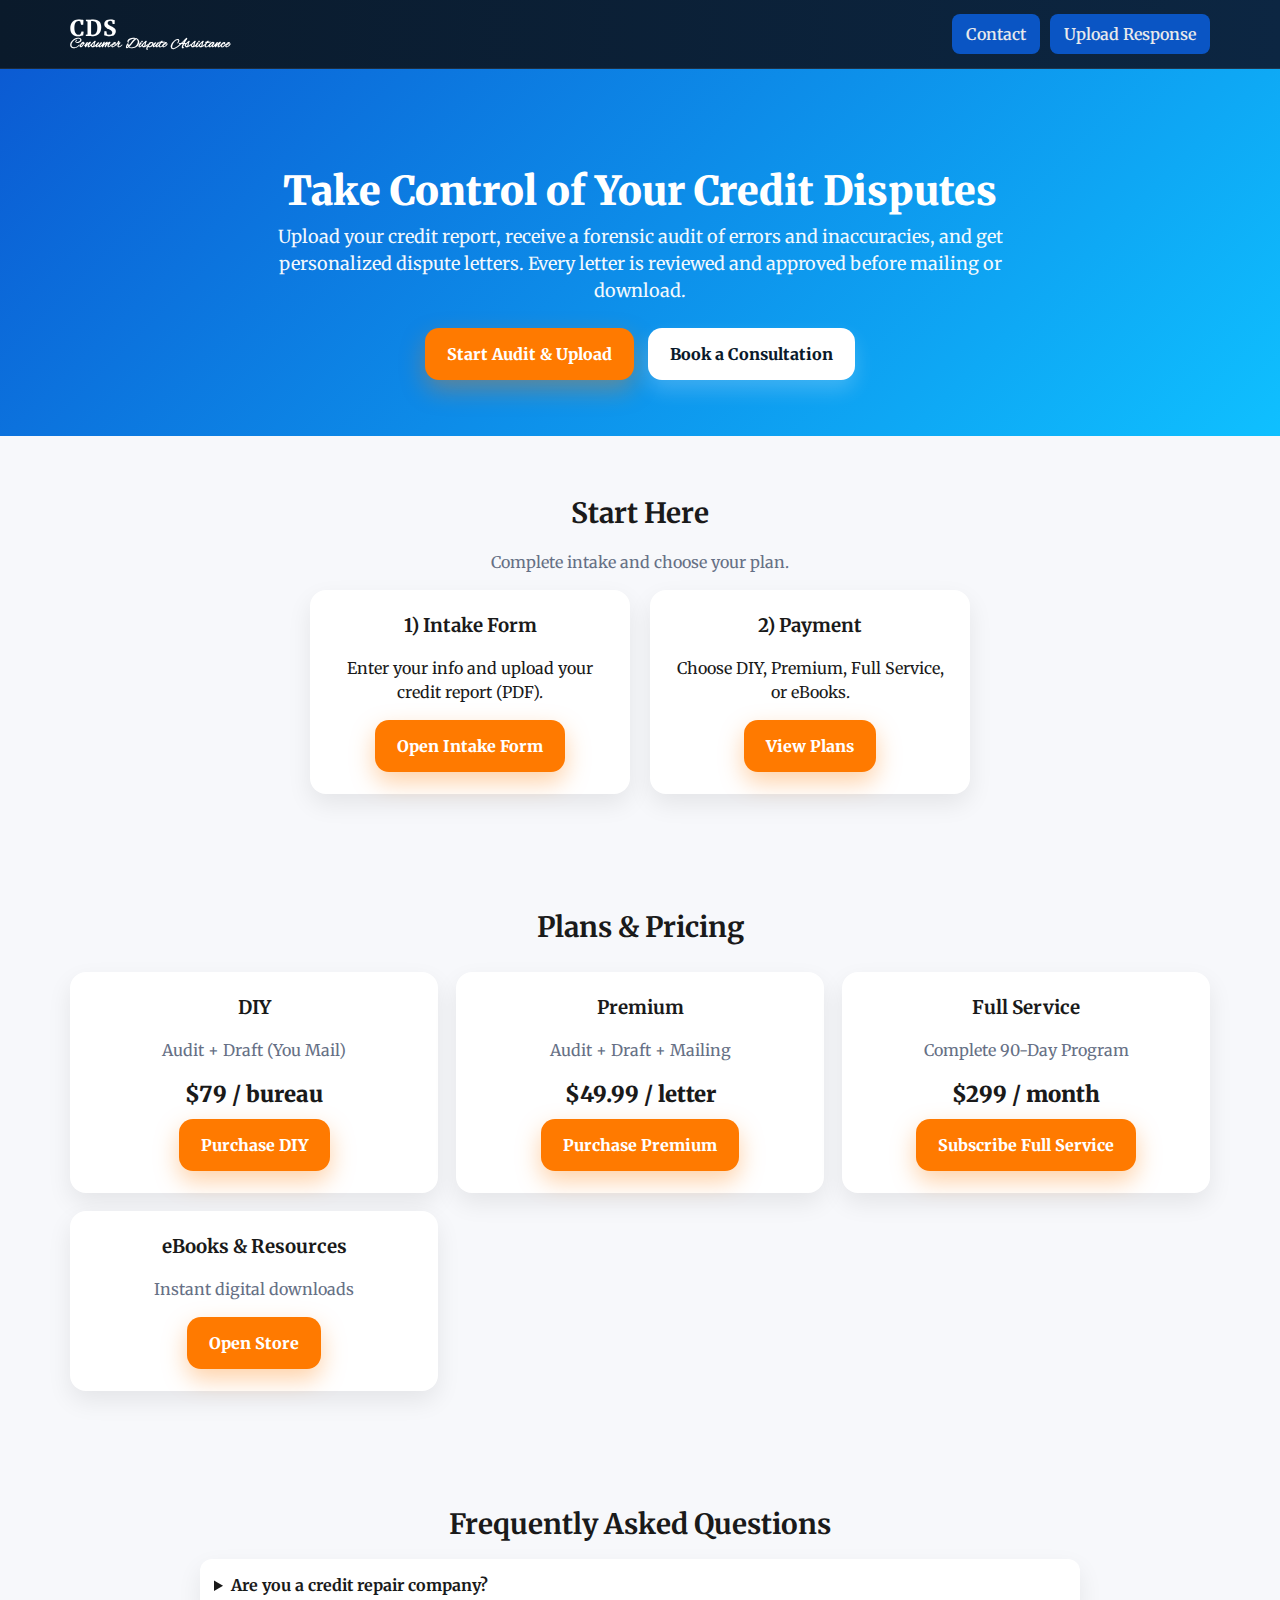
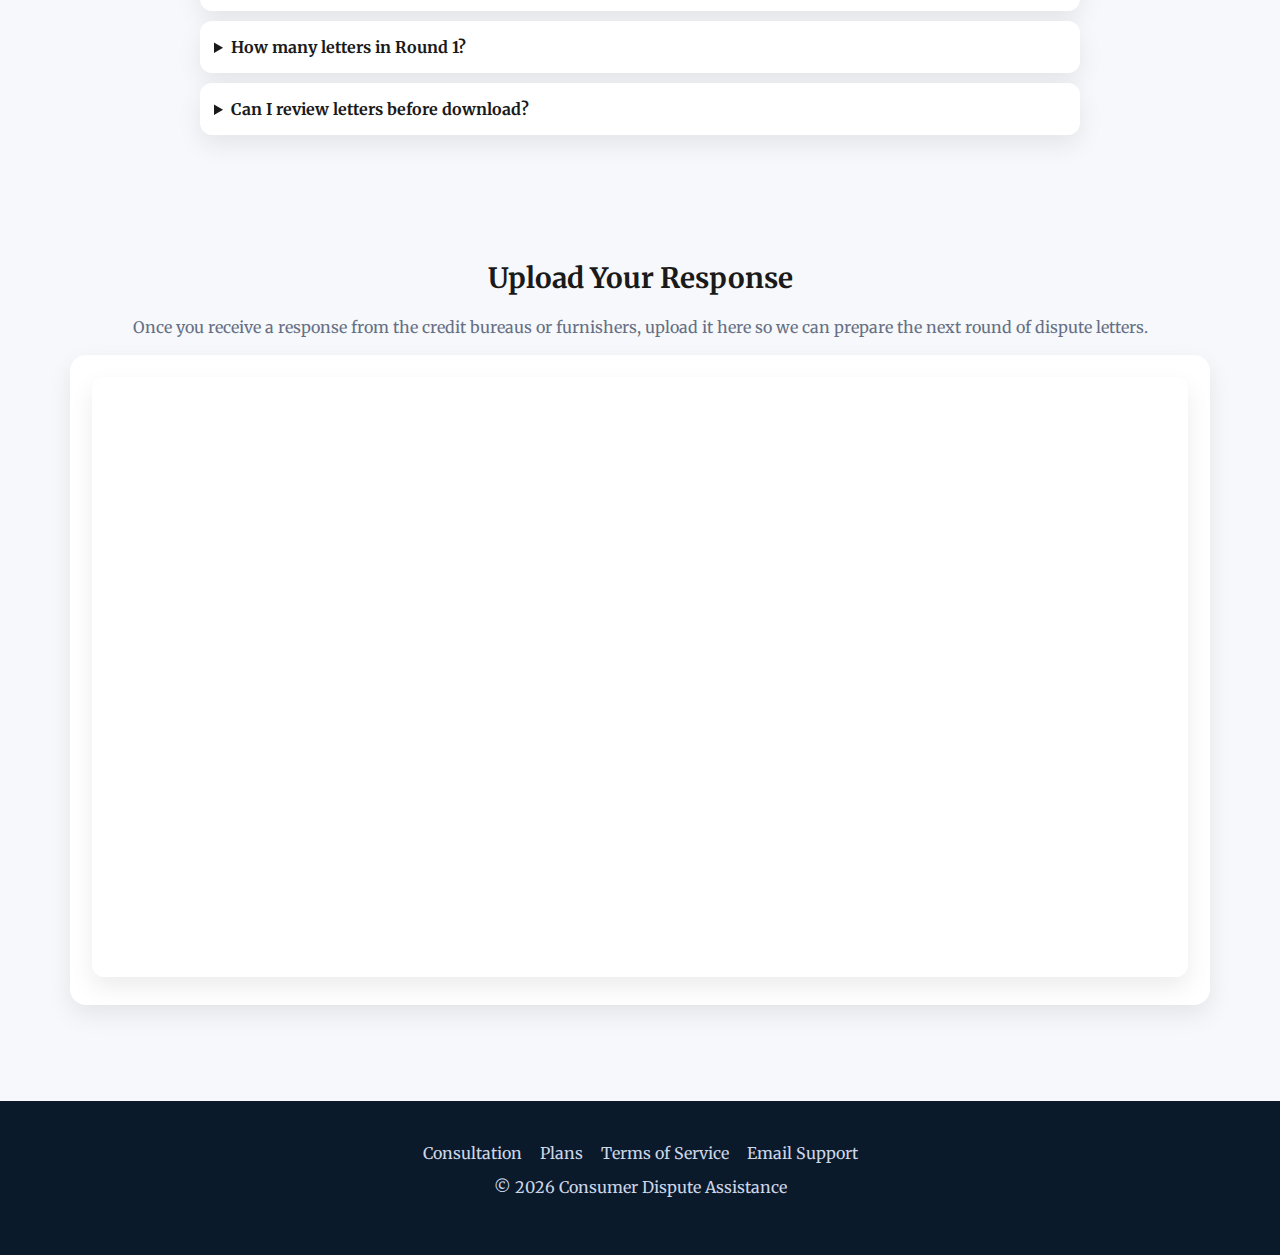
<file: index.html>
<!DOCTYPE html>
<html lang="en">
<head>
  <meta charset="UTF-8" />
  <meta name="viewport" content="width=device-width, initial-scale=1" />
  <title>Consumer Dispute Assistance Service — Client Portal</title>
  <link rel="stylesheet" href="styles.css" />
  <link href="https://fonts.googleapis.com/css2?family=Alex+Brush&family=Merriweather&display=swap" rel="stylesheet">
  <style>
    body, html { font-family: 'Merriweather', serif; }
    .logo-text{display:flex;flex-direction:column;line-height:1;}
    .logo-text .main{font-weight:800;font-size:22px;}
    .logo-text .sub{font-family:'Alex Brush',cursive;font-size:14px;margin-top:-2px;white-space:nowrap;}
    .nav-links{display:flex;gap:10px;}
    .nav-links a{background:var(--brand-1);color:#fff;padding:8px 14px;border-radius:8px;font-weight:600;transition:background .3s;}
    .nav-links a:hover{background:var(--brand-cta);}
    .start-cols{display:flex;justify-content:center;gap:20px;flex-wrap:wrap;}
    .start-cols .card{flex:0 1 320px;}
  </style>
</head>
<body>
  <!-- NAV -->
  <nav class="nav">
    <div class="container nav-inner">
      <a class="logo" href="index.html">
        <span class="logo-text">
          <span class="main">CDS</span>
          <span class="sub">Consumer Dispute Assistance</span>
        </span>
      </a>
      <div class="nav-links">
        <a href="#" onclick="document.getElementById('contactModal').style.display='flex'">Contact</a>
        <a href="#upload">Upload Response</a>
      </div>
    </div>
  </nav>

  <!-- CONTACT MODAL -->
  <div id="contactModal" style="display:none; position:fixed; top:0; left:0; width:100%; height:100%; background:rgba(0,0,0,.6); align-items:center; justify-content:center; z-index:1000;">
    <div style="background:#fff; padding:20px; border-radius:12px; text-align:center; max-width:300px;">
      <h3>Contact Us</h3>
      <p>Email: <a href="mailto:disputeassistant@gmail.com">disputeassistant@gmail.com</a></p>
      <p>Phone: <a href="tel:13463422447">(346) 342-2447</a></p>
      <button onclick="document.getElementById('contactModal').style.display='none'" style="margin-top:10px; padding:8px 16px; border:none; background:var(--brand-1); color:#fff; border-radius:8px; cursor:pointer;">Close</button>
    </div>
  </div>

  <!-- HERO -->
  <header class="hero">
    <div class="container">
      <h1>Take Control of Your Credit Disputes</h1>
      <p>Upload your credit report, receive a forensic audit of errors and inaccuracies, and get personalized dispute letters. Every letter is reviewed and approved before mailing or download.</p>
      <div class="hero-cta">
        <a class="btn" href="intake.html">Start Audit & Upload</a>
        <a class="btn secondary" href="consultation.html">Book a Consultation</a>
      </div>
    </div>
  </header>

  <!-- START HERE -->
  <section id="start">
    <div class="container">
      <h2 class="section-title">Start Here</h2>
      <p class="muted">Complete intake and choose your plan.</p>
      <div class="start-cols">
        <div class="card">
          <h3>1) Intake Form</h3>
          <p>Enter your info and upload your credit report (PDF).</p>
          <a class="btn" href="intake.html">Open Intake Form</a>
        </div>
        <div class="card">
          <h3>2) Payment</h3>
          <p>Choose DIY, Premium, Full Service, or eBooks.</p>
          <a class="btn" href="payment.html">View Plans</a>
        </div>
      </div>
    </div>
  </section>

  <!-- PLANS & PRICING -->
  <section id="pricing">
    <div class="container">
      <h2 class="section-title">Plans & Pricing</h2>
      <div class="pricing">
        <div class="card plan">
          <h3>DIY</h3>
          <p class="muted">Audit + Draft (You Mail)</p>
          <div class="price">$79 / bureau</div>
          <a class="btn" href="https://payhip.com/b/Hpvm2" target="_blank">Purchase DIY</a>
        </div>
        <div class="card plan">
          <h3>Premium</h3>
          <p class="muted">Audit + Draft + Mailing</p>
          <div class="price">$49.99 / letter</div>
          <a class="btn" href="https://payhip.com/b/38Jd5" target="_blank">Purchase Premium</a>
        </div>
        <div class="card plan">
          <h3>Full Service</h3>
          <p class="muted">Complete 90-Day Program</p>
          <div class="price">$299 / month</div>
          <a class="btn" href="https://payhip.com/b/u54bO" target="_blank">Subscribe Full Service</a>
        </div>
        <div class="card plan">
          <h3>eBooks & Resources</h3>
          <p class="muted">Instant digital downloads</p>
          <a class="btn" href="https://payhip.com/CAIDConsumerAdvocacyInformationDocuments" target="_blank">Open Store</a>
        </div>
      </div>
    </div>
  </section>

  <!-- FAQ -->
  <section class="faq" id="faq">
    <div class="container">
      <h2 class="section-title">Frequently Asked Questions</h2>
      <details>
        <summary>Are you a credit repair company?</summary>
        <p>No. We provide document preparation and guidance so you can run your own disputes.</p>
      </details>
      <details>
        <summary>How many letters in Round 1?</summary>
        <p>Most clients have 4–10 letters in Round 1 across bureaus and furnishers.</p>
      </details>
      <details>
        <summary>Can I review letters before download?</summary>
        <p>Yes. Every letter is available for preview. Nothing is mailed without your approval.</p>
      </details>
    </div>
  </section>

  <!-- UPLOAD RESPONSE -->
  <section id="upload">
    <div class="container">
      <h2 class="section-title">Upload Your Response</h2>
      <p class="muted">Once you receive a response from the credit bureaus or furnishers, upload it here so we can prepare the next round of dispute letters.</p>
      <div class="card">
        <iframe class="frame" 
          src="https://form.jotform.com/252575508801055"
          style="width:100%; height:600px; border:0; border-radius:12px;">
        </iframe>
      </div>
    </div>
  </section>

  <!-- FOOTER -->
  <footer>
    <div class="container">
      <div class="links">
        <a href="consultation.html">Consultation</a>
        <a href="payment.html">Plans</a>
        <a href="terms.html" target="_blank">Terms of Service</a>
        <a href="mailto:disputeassistant@gmail.com">Email Support</a>
      </div>
      <p>© <span id="y"></span> Consumer Dispute Assistance</p>
    </div>
    <script>document.getElementById('y').textContent=new Date().getFullYear()</script>
  </footer>
</body>
</html>
</file>
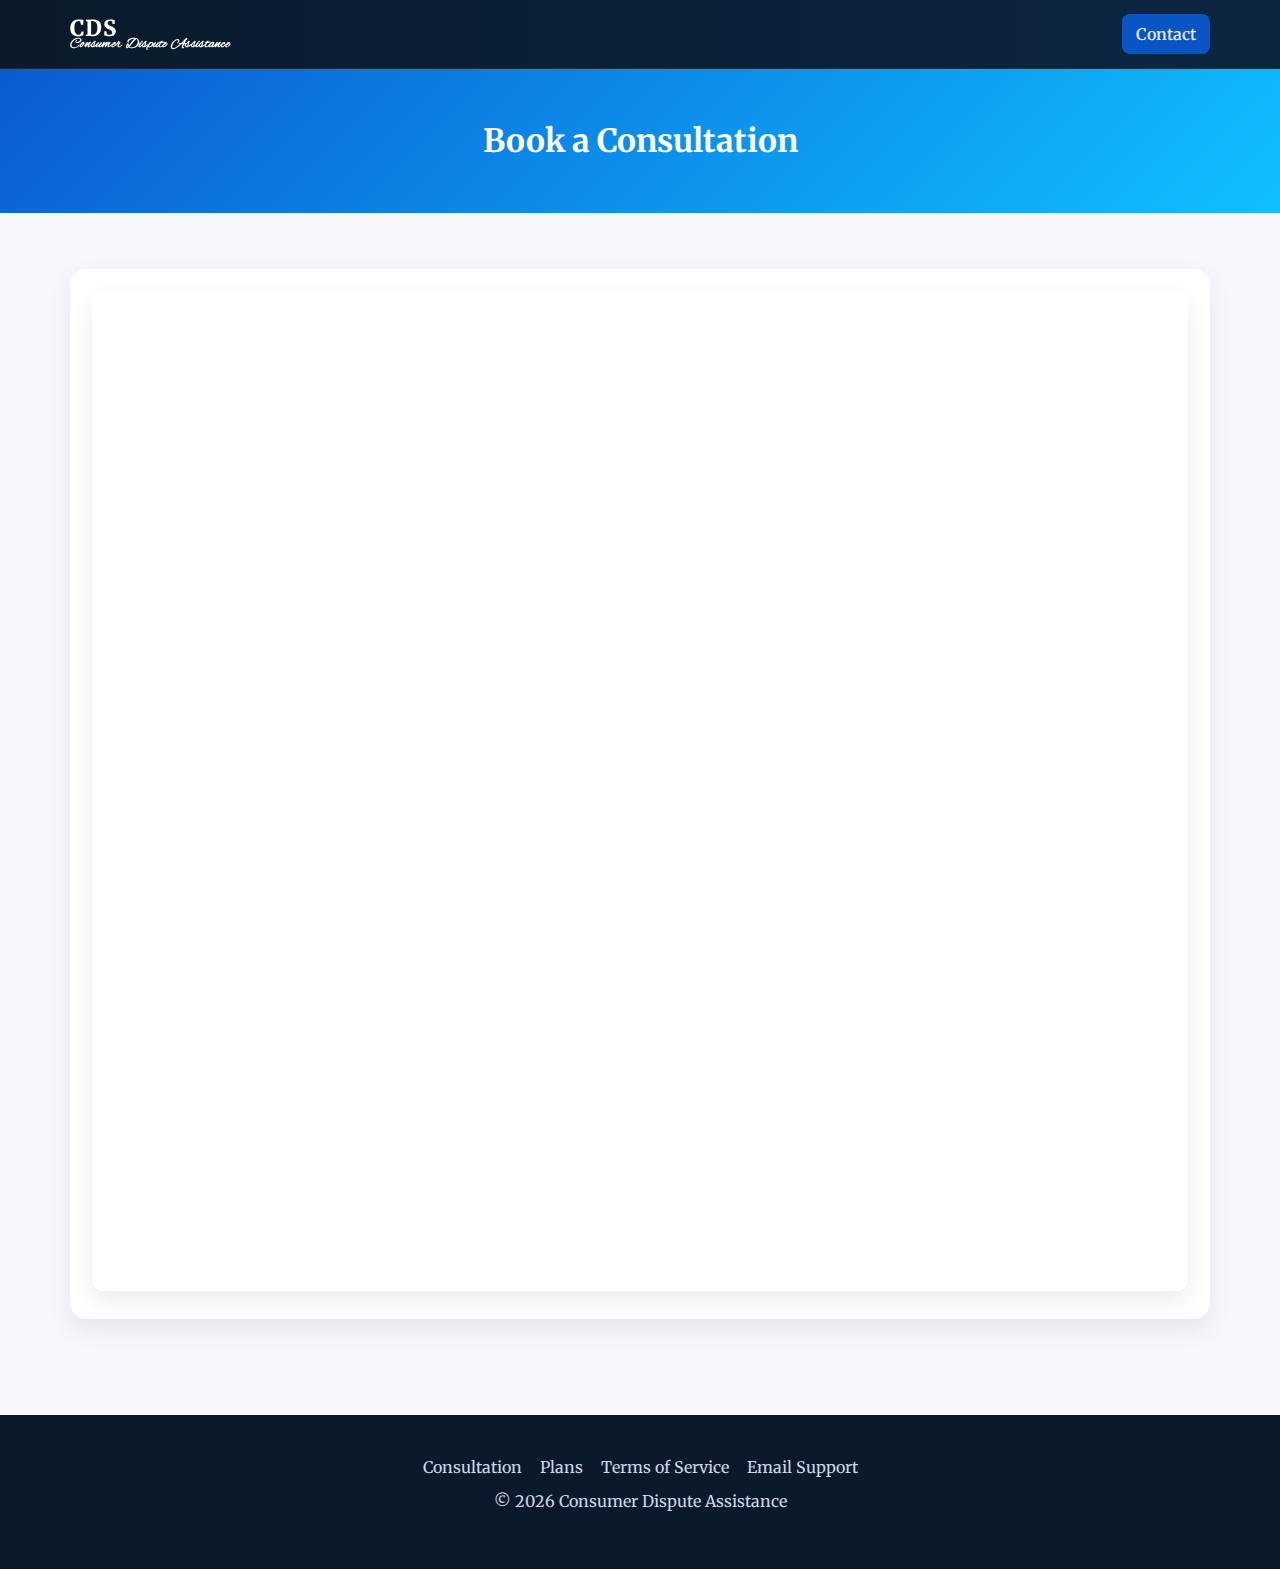
<file: consultation.html>
<!DOCTYPE html>
<html lang="en">
<head>
  <meta charset="UTF-8" />
  <meta name="viewport" content="width=device-width, initial-scale=1" />
  <title>Book a Consultation — CDS</title>
  <link rel="stylesheet" href="styles.css" />
  <link href="https://fonts.googleapis.com/css2?family=Alex+Brush&family=Merriweather&display=swap" rel="stylesheet">
  <style>
    body, html { font-family: 'Merriweather', serif; }
    .logo-text{display:flex;flex-direction:column;line-height:1;}
    .logo-text .main{font-weight:800;font-size:22px;}
    .logo-text .sub{font-family:'Alex Brush',cursive;font-size:14px;margin-top:-2px;white-space:nowrap;}
    .nav-links{display:flex;gap:10px;}
    .nav-links a{background:var(--brand-1);color:#fff;padding:8px 14px;border-radius:8px;font-weight:600;transition:background .3s;}
    .nav-links a:hover{background:var(--brand-cta);}
  </style>
</head>
<body>
  <!-- NAV -->
  <nav class="nav">
    <div class="container nav-inner">
      <a class="logo" href="index.html">
        <span class="logo-text">
          <span class="main">CDS</span>
          <span class="sub">Consumer Dispute Assistance</span>
        </span>
      </a>
      <div class="nav-links">
        <a href="#" onclick="document.getElementById('contactModal').style.display='flex'">Contact</a>
      </div>
    </div>
  </nav>

  <!-- CONTACT MODAL -->
  <div id="contactModal" style="display:none; position:fixed; top:0; left:0; width:100%; height:100%; background:rgba(0,0,0,.6); align-items:center; justify-content:center; z-index:1000;">
    <div style="background:#fff; padding:20px; border-radius:12px; text-align:center; max-width:300px;">
      <h3>Contact Us</h3>
      <p>Email: <a href="mailto:disputeassistant@gmail.com">disputeassistant@gmail.com</a></p>
      <p>Phone: <a href="tel:13463422447">(346) 342-2447</a></p>
      <button onclick="document.getElementById('contactModal').style.display='none'" style="margin-top:10px; padding:8px 16px; border:none; background:var(--brand-1); color:#fff; border-radius:8px; cursor:pointer;">Close</button>
    </div>
  </div>

  <!-- HEADER -->
  <header class="subhero"><div class="container"><h1>Book a Consultation</h1></div></header>

  <!-- CALENDLY -->
  <section>
    <div class="container">
      <div class="card">
        <iframe class="frame" src="https://calendly.com/disputeassistant"></iframe>
      </div>
    </div>
  </section>

  <!-- FOOTER -->
  <footer>
    <div class="container">
      <div class="links">
        <a href="consultation.html">Consultation</a>
        <a href="payment.html">Plans</a>
        <a href="terms.html" target="_blank">Terms of Service</a>
        <a href="mailto:disputeassistant@gmail.com">Email Support</a>
      </div>
      <p>© <span id="y"></span> Consumer Dispute Assistance</p>
    </div>
    <script>document.getElementById('y').textContent=new Date().getFullYear()</script>
  </footer>
</body>
</html>
</file>
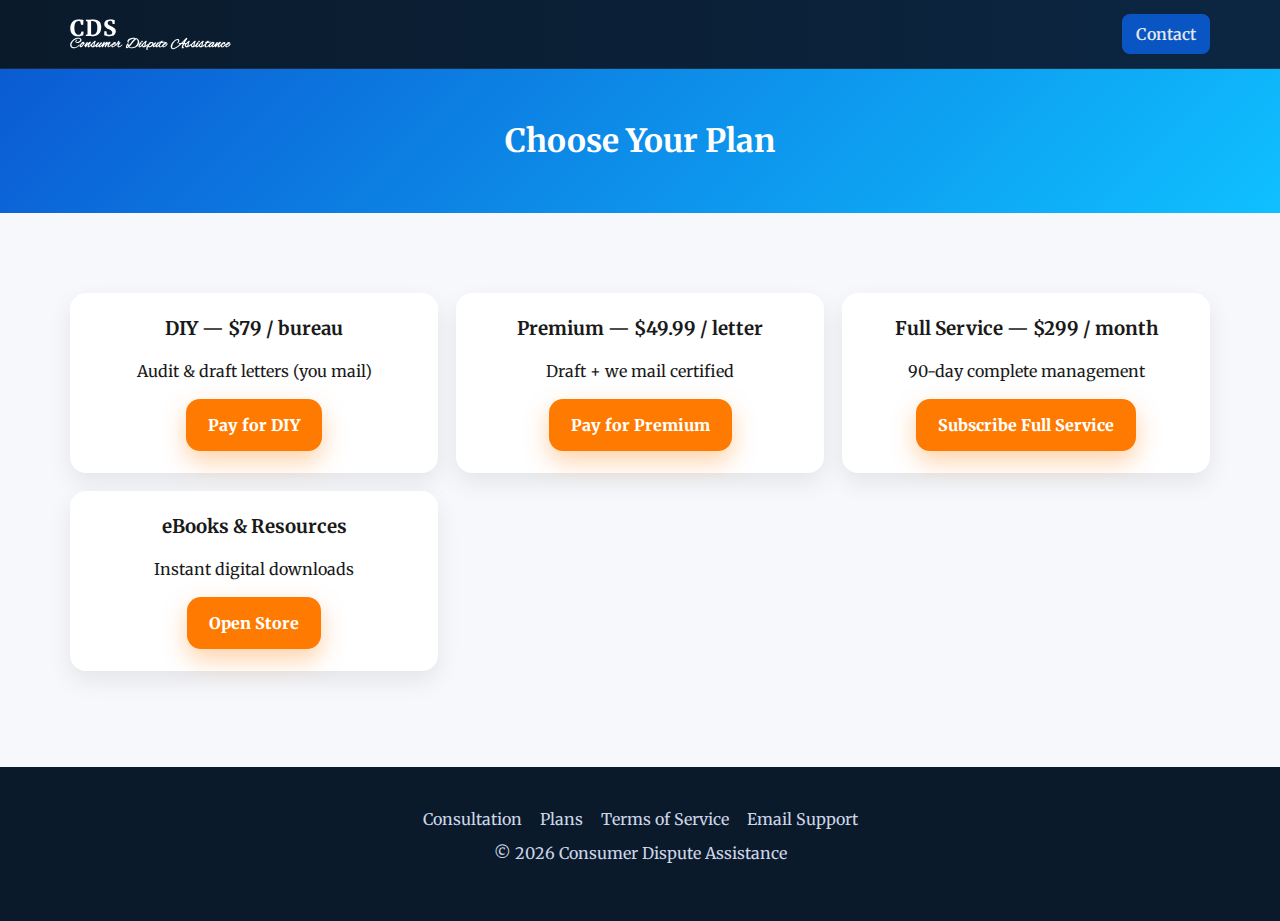
<file: payment.html>
<!DOCTYPE html>
<html lang="en">
<head>
  <meta charset="UTF-8" />
  <meta name="viewport" content="width=device-width, initial-scale=1" />
  <title>Checkout — CDS</title>
  <link rel="stylesheet" href="styles.css" />
  <link href="https://fonts.googleapis.com/css2?family=Alex+Brush&family=Merriweather&display=swap" rel="stylesheet">
  <style>
    body, html { font-family: 'Merriweather', serif; }
    .logo-text{display:flex;flex-direction:column;line-height:1;}
    .logo-text .main{font-weight:800;font-size:22px;}
    .logo-text .sub{font-family:'Alex Brush',cursive;font-size:14px;margin-top:-2px;white-space:nowrap;}
    .nav-links{display:flex;gap:10px;}
    .nav-links a{background:var(--brand-1);color:#fff;padding:8px 14px;border-radius:8px;font-weight:600;transition:background .3s;}
    .nav-links a:hover{background:var(--brand-cta);}
  </style>
</head>
<body>
  <!-- NAV -->
  <nav class="nav">
    <div class="container nav-inner">
      <a class="logo" href="index.html">
        <span class="logo-text">
          <span class="main">CDS</span>
          <span class="sub">Consumer Dispute Assistance</span>
        </span>
      </a>
      <div class="nav-links">
        <a href="#" onclick="document.getElementById('contactModal').style.display='flex'">Contact</a>
      </div>
    </div>
  </nav>

  <!-- CONTACT MODAL -->
  <div id="contactModal" style="display:none; position:fixed; top:0; left:0; width:100%; height:100%; background:rgba(0,0,0,.6); align-items:center; justify-content:center; z-index:1000;">
    <div style="background:#fff; padding:20px; border-radius:12px; text-align:center; max-width:300px;">
      <h3>Contact Us</h3>
      <p>Email: <a href="mailto:disputeassistant@gmail.com">disputeassistant@gmail.com</a></p>
      <p>Phone: <a href="tel:13463422447">(346) 342-2447</a></p>
      <button onclick="document.getElementById('contactModal').style.display='none'" style="margin-top:10px; padding:8px 16px; border:none; background:var(--brand-1); color:#fff; border-radius:8px; cursor:pointer;">Close</button>
    </div>
  </div>

  <!-- HEADER -->
  <header class="subhero"><div class="container"><h1>Choose Your Plan</h1></div></header>

  <!-- PLANS -->
  <section>
    <div class="container cols">
      <div class="card">
        <h3>DIY — $79 / bureau</h3>
        <p>Audit & draft letters (you mail)</p>
        <a class="btn" href="https://payhip.com/b/Hpvm2" target="_blank">Pay for DIY</a>
      </div>
      <div class="card">
        <h3>Premium — $49.99 / letter</h3>
        <p>Draft + we mail certified</p>
        <a class="btn" href="https://payhip.com/b/38Jd5" target="_blank">Pay for Premium</a>
      </div>
      <div class="card">
        <h3>Full Service — $299 / month</h3>
        <p>90-day complete management</p>
        <a class="btn" href="https://payhip.com/b/u54bO" target="_blank">Subscribe Full Service</a>
      </div>
      <div class="card">
        <h3>eBooks & Resources</h3>
        <p>Instant digital downloads</p>
        <a class="btn" href="https://payhip.com/CAIDConsumerAdvocacyInformationDocuments" target="_blank">Open Store</a>
      </div>
    </div>
  </section>

  <!-- FOOTER -->
  <footer>
    <div class="container">
      <div class="links">
        <a href="consultation.html">Consultation</a>
        <a href="payment.html">Plans</a>
        <a href="terms.html" target="_blank">Terms of Service</a>
        <a href="mailto:disputeassistant@gmail.com">Email Support</a>
      </div>
      <p>© <span id="y"></span> Consumer Dispute Assistance</p>
    </div>
    <script>document.getElementById('y').textContent=new Date().getFullYear()</script>
  </footer>
</body>
</html>
</file>
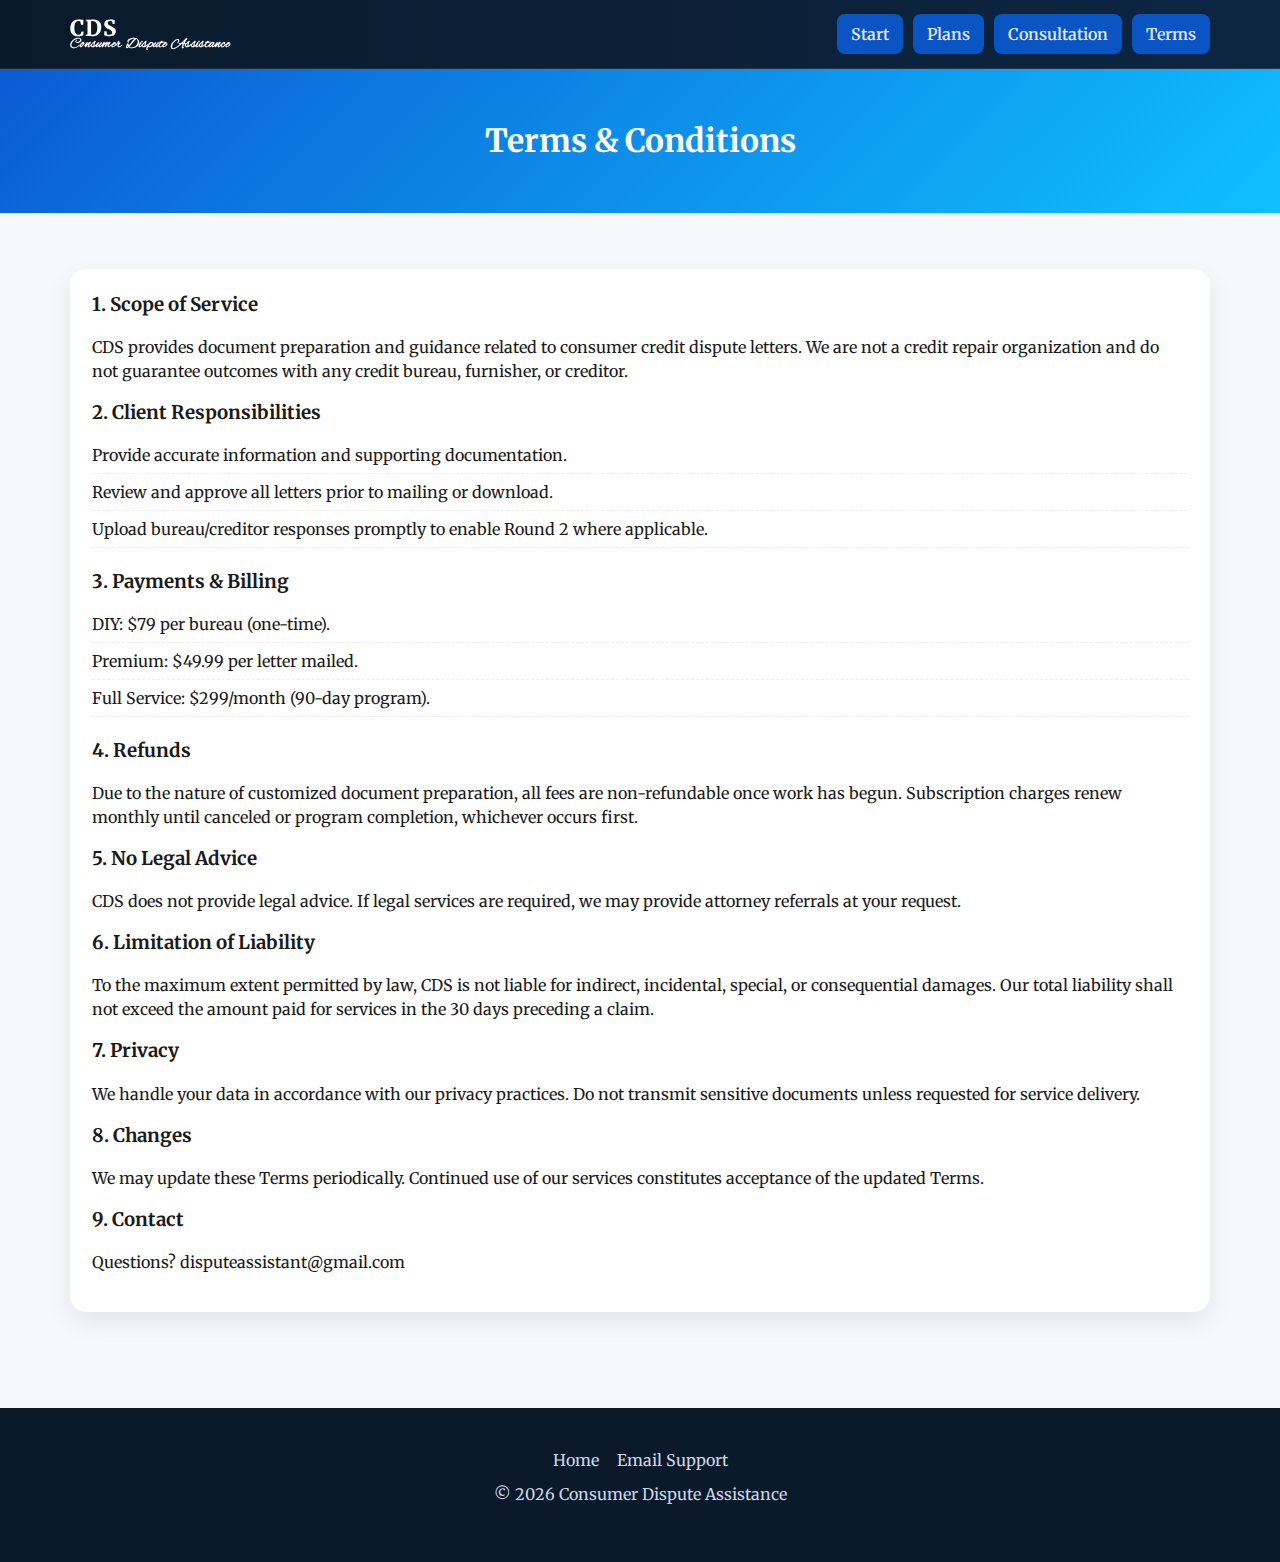
<file: terms.html>
<!DOCTYPE html>
<html lang="en">
<head>
  <meta charset="UTF-8" />
  <meta name="viewport" content="width=device-width, initial-scale=1" />
  <title>Terms & Conditions — CDS</title>
  <link rel="stylesheet" href="styles.css" />
  <link href="https://fonts.googleapis.com/css2?family=Alex+Brush&family=Merriweather&display=swap" rel="stylesheet">
  <style>
    body, html { font-family: 'Merriweather', serif; }
    .logo-text{display:flex;flex-direction:column;line-height:1;}
    .logo-text .main{font-weight:800;font-size:22px;}
    .logo-text .sub{font-family:'Alex Brush',cursive;font-size:14px;margin-top:-2px;white-space:nowrap;}
    .nav-links{display:flex;gap:10px;}
    .nav-links a{background:var(--brand-1);color:#fff;padding:8px 14px;border-radius:8px;font-weight:600;transition:background .3s;}
    .nav-links a:hover{background:var(--brand-cta);}
  </style>
  <meta name="robots" content="noindex">
</head>
<body>
  <nav class="nav">
    <div class="container nav-inner">
      <a class="logo" href="index.html">
        <span class="logo-text">
          <span class="main">CDS</span>
          <span class="sub">Consumer Dispute Assistance</span>
        </span>
      </a>
      <div class="nav-links">
        <a href="intake.html">Start</a>
        <a href="payment.html">Plans</a>
        <a href="consultation.html">Consultation</a>
        <a href="terms.html" target="_blank">Terms</a>
      </div>
    </div>
  </nav>

  <header class="subhero"><div class="container"><h1>Terms & Conditions</h1></div></header>

  <section>
    <div class="container">
      <div class="card" style="text-align:left">
        <h3>1. Scope of Service</h3>
        <p>CDS provides document preparation and guidance related to consumer credit dispute letters. We are not a credit repair organization and do not guarantee outcomes with any credit bureau, furnisher, or creditor.</p>

        <h3>2. Client Responsibilities</h3>
        <ul class="list">
          <li>Provide accurate information and supporting documentation.</li>
          <li>Review and approve all letters prior to mailing or download.</li>
          <li>Upload bureau/creditor responses promptly to enable Round 2 where applicable.</li>
        </ul>

        <h3>3. Payments & Billing</h3>
        <ul class="list">
          <li>DIY: $79 per bureau (one-time).</li>
          <li>Premium: $49.99 per letter mailed.</li>
          <li>Full Service: $299/month (90-day program).</li>
        </ul>

        <h3>4. Refunds</h3>
        <p>Due to the nature of customized document preparation, all fees are non-refundable once work has begun. Subscription charges renew monthly until canceled or program completion, whichever occurs first.</p>

        <h3>5. No Legal Advice</h3>
        <p>CDS does not provide legal advice. If legal services are required, we may provide attorney referrals at your request.</p>

        <h3>6. Limitation of Liability</h3>
        <p>To the maximum extent permitted by law, CDS is not liable for indirect, incidental, special, or consequential damages. Our total liability shall not exceed the amount paid for services in the 30 days preceding a claim.</p>

        <h3>7. Privacy</h3>
        <p>We handle your data in accordance with our privacy practices. Do not transmit sensitive documents unless requested for service delivery.</p>

        <h3>8. Changes</h3>
        <p>We may update these Terms periodically. Continued use of our services constitutes acceptance of the updated Terms.</p>

        <h3>9. Contact</h3>
        <p>Questions? <a href="mailto:disputeassistant@gmail.com">disputeassistant@gmail.com</a></p>
      </div>
    </div>
  </section>

  <footer>
    <div class="container">
      <div class="links">
        <a href="index.html">Home</a>
        <a href="mailto:disputeassistant@gmail.com">Email Support</a>
      </div>
      <p>© <span id="y"></span> Consumer Dispute Assistance</p>
    </div>
    <script>document.getElementById('y').textContent=new Date().getFullYear()</script>
  </footer>
</body>
</html>
</file>
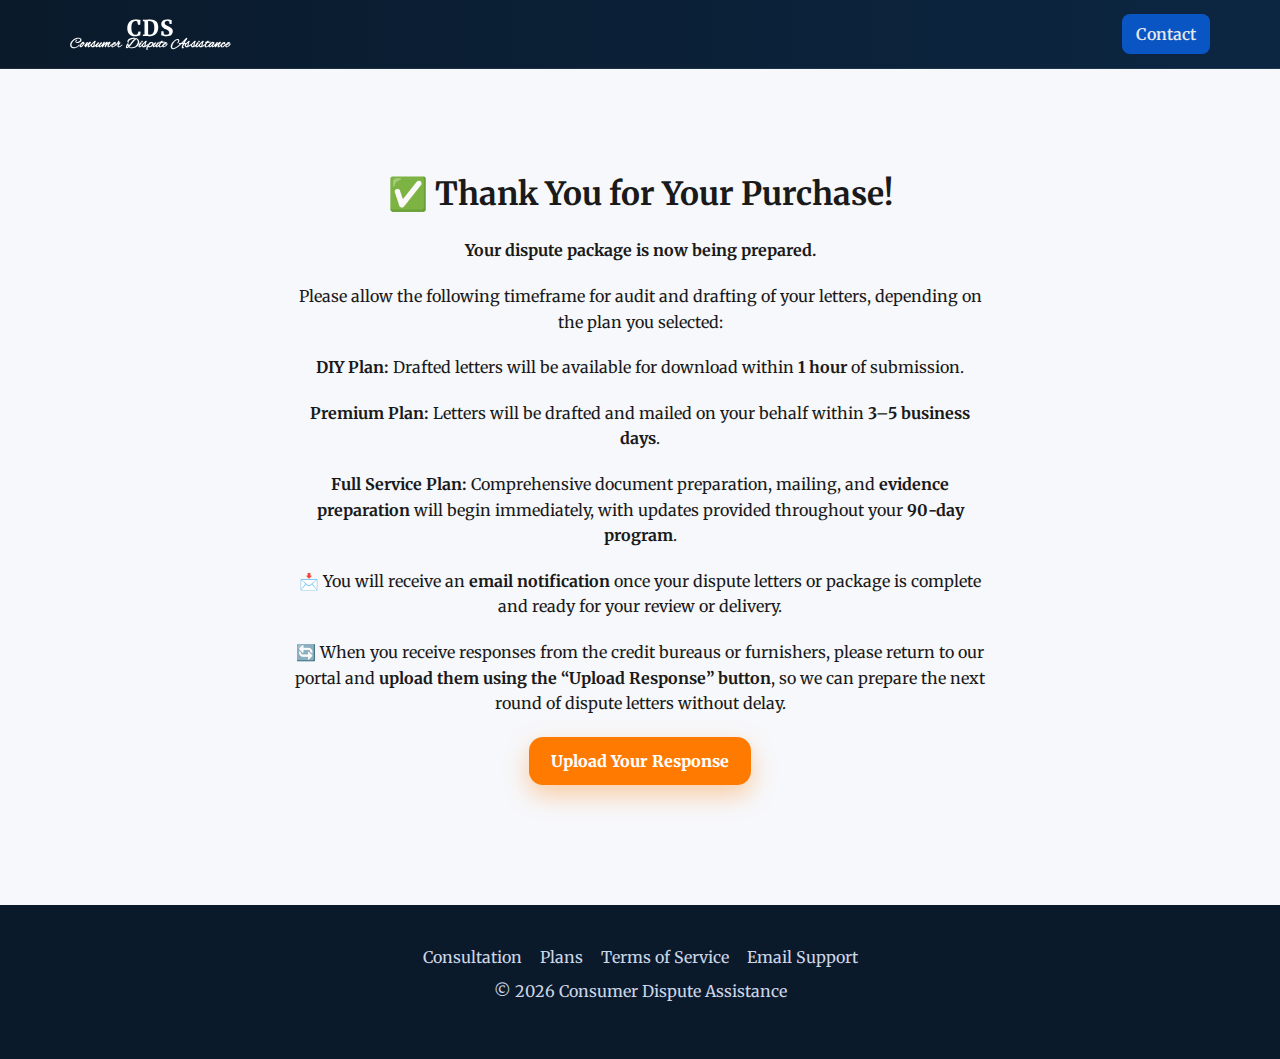
<file: thank-you.html>
<!DOCTYPE html>
<html lang="en">
<head>
  <meta charset="UTF-8" />
  <meta name="viewport" content="width=device-width, initial-scale=1" />
  <title>Thank You — CDS</title>
  <link rel="stylesheet" href="styles.css" />
  <link href="https://fonts.googleapis.com/css2?family=Alex+Brush&family=Merriweather&display=swap" rel="stylesheet">
  <style>
    body, html { font-family: 'Merriweather', serif; text-align:center; }
    .logo-text{display:flex;flex-direction:column;line-height:1;}
    .logo-text .main{font-weight:800;font-size:22px;}
    .logo-text .sub{font-family:'Alex Brush',cursive;font-size:14px;margin-top:-2px;white-space:nowrap;}
    .nav-links{display:flex;gap:10px;}
    .nav-links a{background:var(--brand-1);color:#fff;padding:8px 14px;border-radius:8px;font-weight:600;transition:background .3s;}
    .nav-links a:hover{background:var(--brand-cta);}
    .thankyou{padding:80px 20px;}
    .thankyou h1{font-size:32px;margin-bottom:20px;}
    .thankyou p{max-width:700px;margin:0 auto 20px; line-height:1.6;}
    .thankyou a.btn{background:var(--brand-cta);padding:12px 22px;font-size:16px;}
  </style>
</head>
<body>
  <!-- NAV -->
  <nav class="nav">
    <div class="container nav-inner">
      <a class="logo" href="index.html">
        <span class="logo-text">
          <span class="main">CDS</span>
          <span class="sub">Consumer Dispute Assistance</span>
        </span>
      </a>
      <div class="nav-links">
        <a href="#" onclick="document.getElementById('contactModal').style.display='flex'">Contact</a>
      </div>
    </div>
  </nav>

  <!-- CONTACT MODAL -->
  <div id="contactModal" style="display:none; position:fixed; top:0; left:0; width:100%; height:100%; background:rgba(0,0,0,.6); align-items:center; justify-content:center; z-index:1000;">
    <div style="background:#fff; padding:20px; border-radius:12px; text-align:center; max-width:300px;">
      <h3>Contact Us</h3>
      <p>Email: <a href="mailto:disputeassistant@gmail.com">disputeassistant@gmail.com</a></p>
      <p>Phone: <a href="tel:13463422447">(346) 342-2447</a></p>
      <button onclick="document.getElementById('contactModal').style.display='none'" style="margin-top:10px; padding:8px 16px; border:none; background:var(--brand-1); color:#fff; border-radius:8px; cursor:pointer;">Close</button>
    </div>
  </div>

  <!-- THANK YOU SECTION -->
  <section class="thankyou">
    <h1>✅ Thank You for Your Purchase!</h1>
    <p><strong>Your dispute package is now being prepared.</strong></p>
    <p>Please allow the following timeframe for audit and drafting of your letters, depending on the plan you selected:</p>

    <p><strong>DIY Plan:</strong> Drafted letters will be available for download within <strong>1 hour</strong> of submission.</p>
    <p><strong>Premium Plan:</strong> Letters will be drafted and mailed on your behalf within <strong>3–5 business days</strong>.</p>
    <p><strong>Full Service Plan:</strong> Comprehensive document preparation, mailing, and <strong>evidence preparation</strong> will begin immediately, with updates provided throughout your <strong>90-day program</strong>.</p>

    <p>📩 You will receive an <strong>email notification</strong> once your dispute letters or package is complete and ready for your review or delivery.</p>

    <p>🔄 When you receive responses from the credit bureaus or furnishers, please return to our portal and <strong>upload them using the “Upload Response” button</strong>, so we can prepare the next round of dispute letters without delay.</p>

    <a href="https://cdsa-chi.vercel.app/#upload" class="btn">Upload Your Response</a>
  </section>

  <!-- FOOTER -->
  <footer>
    <div class="container">
      <div class="links">
        <a href="consultation.html">Consultation</a>
        <a href="payment.html">Plans</a>
        <a href="terms.html" target="_blank">Terms of Service</a>
        <a href="mailto:disputeassistant@gmail.com">Email Support</a>
      </div>
      <p>© <span id="y"></span> Consumer Dispute Assistance</p>
    </div>
    <script>document.getElementById('y').textContent=new Date().getFullYear()</script>
  </footer>
</body>
</html>
</file>
<file: styles.css>
:root{
  --brand-1:#0b5bd3; --brand-2:#0fc0ff; --brand-3:#0a1a2b;
  --brand-cta:#ff7a00; --ink:#1a1a1a; --muted:#667085;
  --bg:#f7f8fb; --card:#ffffff; --radius:16px;
  --shadow:0 10px 25px rgba(0,0,0,.08);
}
*{box-sizing:border-box}
html,body{margin:0;padding:0;background:var(--bg);color:var(--ink);
  font:16px/1.5 "Inter",system-ui,-apple-system,Segoe UI,Roboto,Arial,sans-serif}
a{color:inherit;text-decoration:none}
.container{max-width:1180px;margin:0 auto;padding:0 20px}
.nav{position:sticky;top:0;z-index:50;background:linear-gradient(90deg,var(--brand-3),#0c2642);
  color:#fff;border-bottom:1px solid rgba(255,255,255,.08)}
.nav-inner{display:flex;align-items:center;justify-content:space-between;height:68px}
.logo{display:flex;gap:12px;align-items:center;font-weight:800;letter-spacing:.3px}
.logo img{height:48px;width:auto;border-radius:8px}
.nav-links{display:flex;gap:22px;align-items:center}
.nav-links a{opacity:.9}
.nav-links a:hover{opacity:1}
.cta{background:var(--brand-cta);color:#fff;padding:10px 16px;border-radius:999px;font-weight:700;
  box-shadow:0 6px 16px rgba(255,122,0,.35)}

.hero{background:linear-gradient(135deg,var(--brand-1),var(--brand-2));color:#fff;
  padding:80px 0 56px;position:relative;overflow:hidden;text-align:center}
.hero h1{font-size:40px;line-height:1.1;margin:20px 0 10px;font-weight:900}
.hero p{max-width:780px;margin:0 auto;font-size:18px;opacity:.95}
.hero-cta{display:flex;gap:14px;flex-wrap:wrap;margin-top:24px;justify-content:center}
.btn{display:inline-block;background:var(--brand-cta);color:#fff;padding:14px 22px;border-radius:14px;
  font-weight:800;box-shadow:0 10px 24px rgba(255,122,0,.35)}
.btn.secondary{background:#fff;color:#0a1a2b;box-shadow:0 10px 20px rgba(255,255,255,.2)}

section{padding:56px 0}
h2.section-title{font-size:28px;margin:0 0 14px;text-align:center}
.muted{color:var(--muted);text-align:center}
.cols{display:grid;grid-template-columns:repeat(3,1fr);gap:18px;margin-top:24px}
.card{background:var(--card);border-radius:var(--radius);padding:22px;box-shadow:var(--shadow);text-align:center}
.card h3{margin:0 0 8px}
.pricing{display:grid;grid-template-columns:repeat(3,1fr);gap:18px;margin-top:24px}
.plan .price{font-size:22px;font-weight:900;margin:8px 0}
.list{margin:10px 0 20px;padding:0;list-style:none;text-align:left}
.list li{padding:6px 0;border-bottom:1px dashed #eee}

.subhero{background:linear-gradient(135deg,var(--brand-1),var(--brand-2));color:#fff;padding:48px 0;
  text-align:center}
.subhero h1{margin:0;font-size:32px}
.frame{border:0;width:100%;height:1000px;border-radius:12px;box-shadow:var(--shadow)}

.faq{max-width:920px;margin:0 auto}
details{background:var(--card);border-radius:12px;padding:14px;margin:10px 0;box-shadow:var(--shadow)}
summary{font-weight:700;cursor:pointer}

footer{background:var(--brand-3);color:#cdd6e6;padding:40px 0;margin-top:40px}
footer .links{display:flex;gap:18px;flex-wrap:wrap;justify-content:center}
footer p{text-align:center;margin-top:10px}

@media (max-width:900px){
  .cols,.pricing{grid-template-columns:1fr}
  .hero{padding:56px 0}
  .hero h1{font-size:32px}
}
</file>
